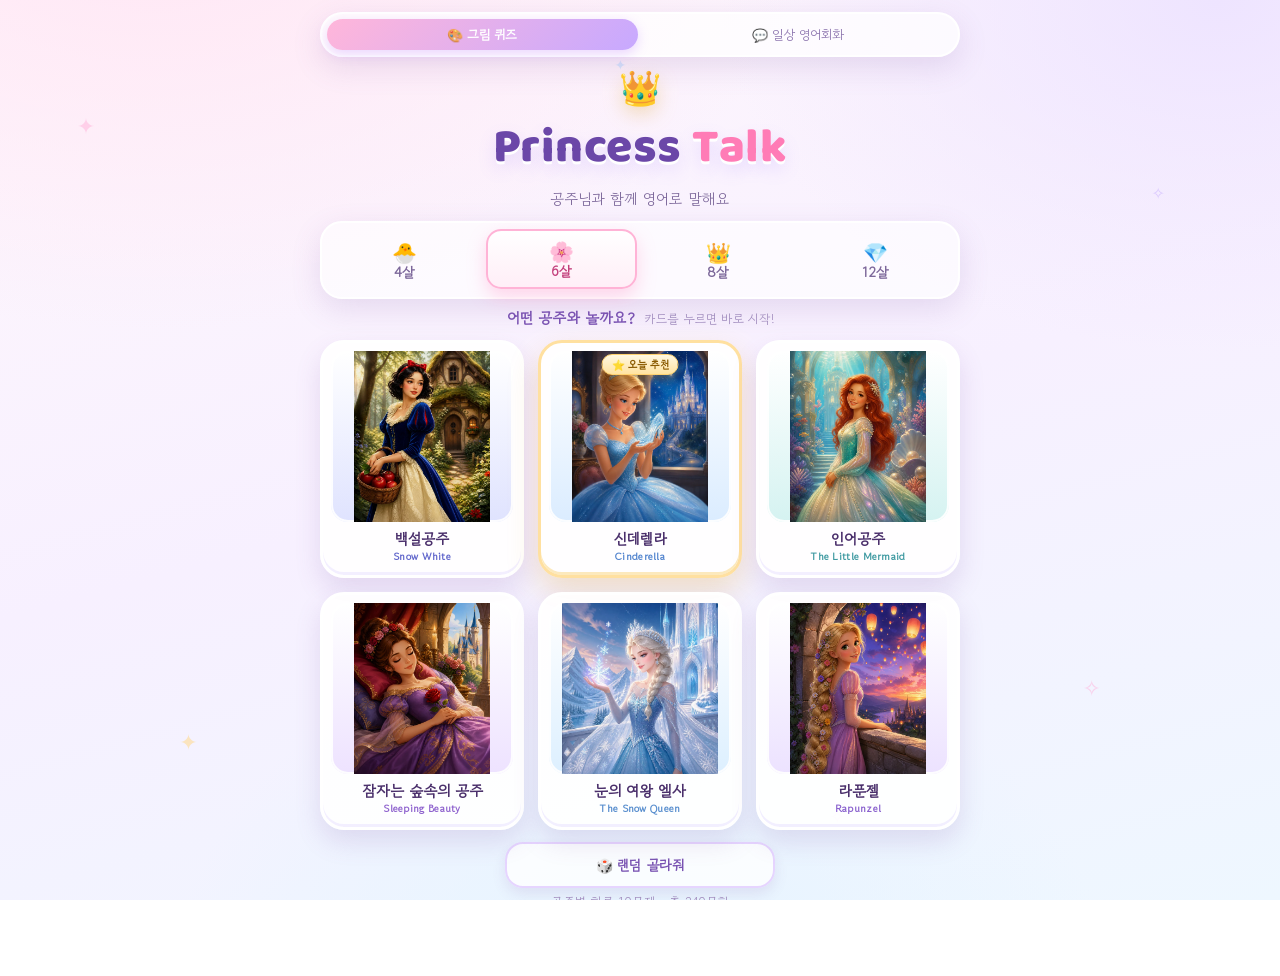
<file: index.html>
<!doctype html>
<html lang="ko">
<head>
<meta charset="utf-8" />
<meta name="viewport" content="width=device-width, initial-scale=1, viewport-fit=cover" />
<title>Princess Talk · 공주와 영어로 말해요</title>
<meta name="theme-color" content="#fbe3f3" />
<meta name="description" content="공주 그림을 보며 영어로 말해보는 어린이 말하기 놀이. 6명의 공주 중 골라서, 4살·6살·8살·12살 난이도로." />
<link rel="icon" href="assets/icon.svg" type="image/svg+xml" />
<link rel="apple-touch-icon" href="assets/icon.svg" />
<link rel="manifest" href="manifest.json" />
<link rel="preconnect" href="https://fonts.googleapis.com" />
<link rel="preconnect" href="https://fonts.gstatic.com" crossorigin />
<link href="https://fonts.googleapis.com/css2?family=Baloo+2:wght@600;800&family=Gowun+Dodum&display=swap" rel="stylesheet" />
<link rel="stylesheet" href="assets/css/style.css?v=20261121c" />
</head>
<body>
<div class="bg-deco" aria-hidden="true">
  <span class="spark s1">✦</span><span class="spark s2">✧</span><span class="spark s3">✦</span>
  <span class="spark s4">✧</span><span class="spark s5">✦</span><span class="spark s6">✧</span>
</div>

<main id="app">

  <!-- ================= HOME ================= -->
  <section class="screen is-active" id="screen-home">
    <div class="home-inner">
      <nav class="mode-tabs" aria-label="게임 고르기">
        <a class="mode-tab is-on" href="./" aria-current="page">🎨 그림 퀴즈</a>
        <a class="mode-tab" href="talk/">💬 일상 영어회화</a>
      </nav>

      <header class="brand">
        <div class="crown">👑</div>
        <h1>Princess <span>Talk</span></h1>
        <p class="brand-sub">공주님과 함께 영어로 말해요</p>
      </header>

      <div class="level-picker" role="group" aria-label="난이도 선택">
        <button class="level-btn" data-level="4"><span class="lvl-emoji">🐣</span><span class="lvl-txt">4살</span></button>
        <button class="level-btn is-on" data-level="6"><span class="lvl-emoji">🌸</span><span class="lvl-txt">6살</span></button>
        <button class="level-btn" data-level="8"><span class="lvl-emoji">👑</span><span class="lvl-txt">8살</span></button>
        <button class="level-btn" data-level="12"><span class="lvl-emoji">💎</span><span class="lvl-txt">12살</span></button>
      </div>

      <p class="home-lead">어떤 공주와 놀까요? <span>카드를 누르면 바로 시작!</span></p>

      <!-- 공주 6명 이미지 카드 — 카드(그림 포함)를 누르면 그 공주 10문제가 바로 시작됩니다 -->
      <div class="princess-grid" id="princess-grid" role="group" aria-label="공주 6명 고르기"></div>

      <button class="btn btn-ghost btn-random" id="btn-random">🎲 랜덤 골라줘</button>
      <p class="pool-info" id="pool-info">공주별 하루 10문제 · 총 240문항</p>

      <div class="sticker-strip" id="home-stickers" aria-label="모은 스티커">
        <span class="sticker-label">내 스티커</span>
        <div class="sticker-list" id="home-sticker-list"></div>
      </div>
    </div>
  </section>

  <!-- ================= PLAY ================= -->
  <section class="screen" id="screen-play">
    <div class="play-inner">
      <div class="topbar">
        <button class="icon-btn" id="btn-quit" aria-label="그만하기">✕</button>
        <div class="topbar-mid">
          <div class="progress" id="progress"><span></span><span></span><span></span><span></span><span></span><span></span><span></span><span></span><span></span><span></span></div>
          <div class="topbar-title" id="play-title">—</div>
        </div>
        <div class="mini-levels">
          <button class="mini-level" data-level="4">4</button>
          <button class="mini-level" data-level="6">6</button>
          <button class="mini-level" data-level="8">8</button>
          <button class="mini-level" data-level="12">12</button>
        </div>
      </div>

      <div class="stage">
        <figure class="figure">
          <img id="scene-img" alt="" />
          <figcaption class="scene-tag" id="scene-tag"></figcaption>
        </figure>

        <div class="ask">
          <p class="q-en" id="q-text">—</p>
          <p class="q-ko" id="q-ko"></p>
          <div class="ask-tools">
            <button class="tool" id="btn-hear"><span>🔊</span> 다시 듣기</button>
            <button class="tool tool-mic" id="btn-mic"><span>🎤</span> 말해보기</button>
            <button class="tool tool-hint is-hidden" id="btn-hint"><span>💡</span> 힌트</button>
            <button class="tool tool-pass" id="btn-pass" title="부모님·보조 선생님용 — 아이가 맞혔을 때 눌러 주세요"><span>⭕</span> 맞았어요</button>
          </div>
          <p class="mic-hint" id="mic-hint">보기를 한 번 누르면 들려주고, 한 번 더 누르면 정답이에요.</p>
        </div>

        <div class="options" id="options"></div>
      </div>
    </div>

    <div class="toast" id="toast" aria-live="polite"></div>
  </section>

  <!-- ================= RESULT ================= -->
  <section class="screen" id="screen-result">
    <div class="result-inner">
      <div class="result-crown">👑</div>
      <h2 class="result-title" id="result-title">Wonderful!</h2>
      <p class="result-sub" id="result-sub">이야기를 모두 마쳤어요</p>
      <div class="result-stars" id="result-stars"></div>
      <div class="result-stickers" id="result-stickers"></div>
      <div class="result-art"><img id="result-img" alt="" /></div>
      <button class="btn btn-primary btn-xl" id="btn-again">🔁 한 번 더</button>
      <button class="btn btn-ghost" id="btn-new">🎲 다른 공주 이야기</button>
      <button class="btn btn-ghost" id="btn-home">👑 공주 다시 고르기</button>
    </div>
  </section>

</main>

<canvas id="fx" aria-hidden="true"></canvas>

<script src="assets/js/data.js?v=20261121c"></script>
<script src="assets/js/app.js?v=20261121c"></script>
</body>
</html>
</file>
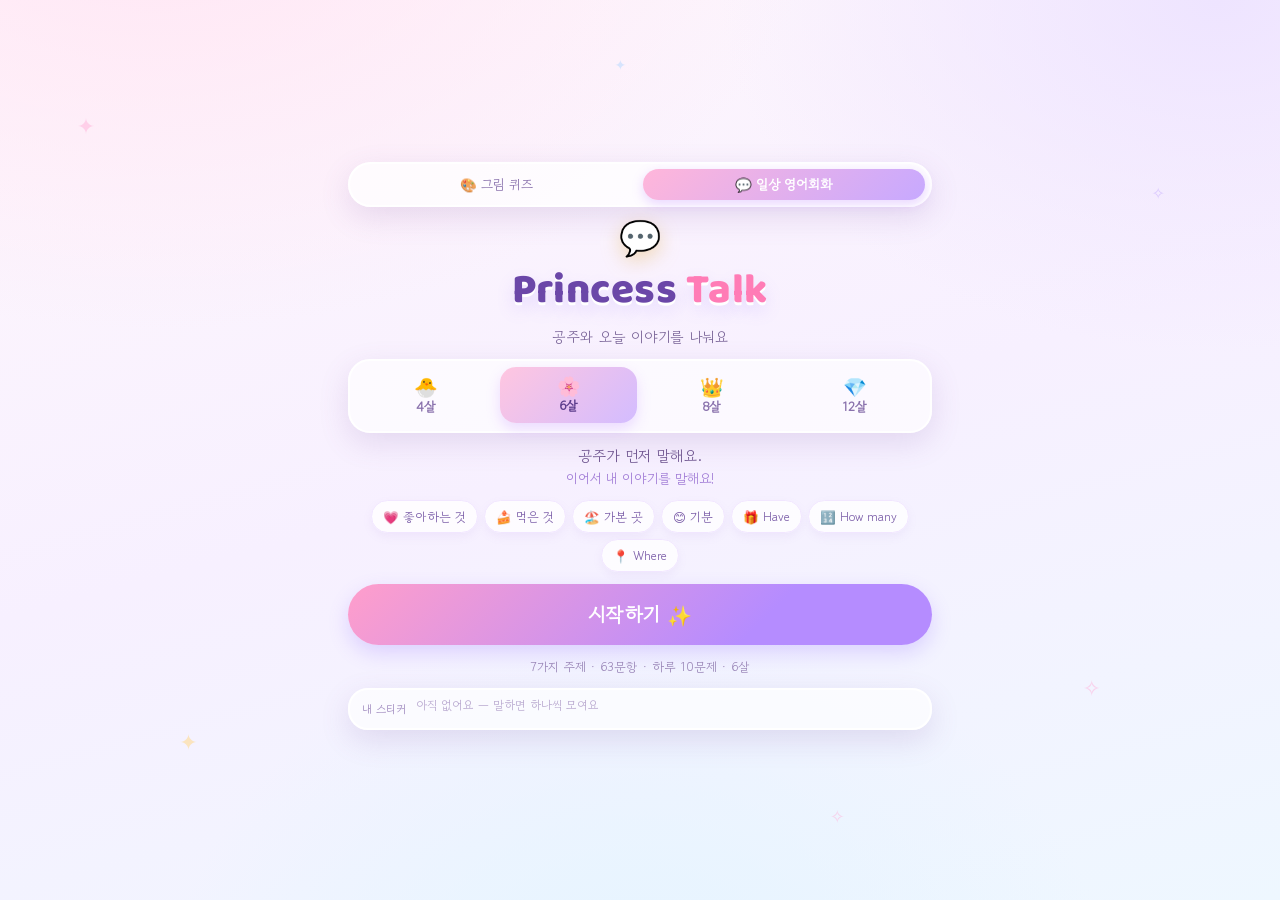
<file: talk/index.html>
<!doctype html>
<html lang="ko">
<head>
<meta charset="utf-8" />
<meta name="viewport" content="width=device-width, initial-scale=1, viewport-fit=cover" />
<title>Princess Talk · 일상 영어회화</title>
<meta name="theme-color" content="#fbe3f3" />
<meta name="description" content="공주가 먼저 영어로 말하고 질문을 던져요. 아이는 보기 없이 내 이야기를 영어로 말해보는 일상 영어회화 놀이. 4살·6살·8살·12살 난이도." />
<link rel="icon" href="../assets/icon.svg" type="image/svg+xml" />
<link rel="apple-touch-icon" href="../assets/icon.svg" />
<link rel="preconnect" href="https://fonts.googleapis.com" />
<link rel="preconnect" href="https://fonts.gstatic.com" crossorigin />
<link href="https://fonts.googleapis.com/css2?family=Baloo+2:wght@600;800&family=Gowun+Dodum&display=swap" rel="stylesheet" />
<link rel="stylesheet" href="talk.css?v=20261121c" />
</head>
<body>
<div class="bg-deco" aria-hidden="true">
  <span class="spark s1">✦</span><span class="spark s2">✧</span><span class="spark s3">✦</span>
  <span class="spark s4">✧</span><span class="spark s5">✦</span><span class="spark s6">✧</span>
</div>

<main id="app">

  <!-- ================= HOME ================= -->
  <section class="screen is-active" id="screen-home">
    <div class="home-inner">
      <nav class="mode-tabs" aria-label="게임 고르기">
        <a class="mode-tab" href="../">🎨 그림 퀴즈</a>
        <a class="mode-tab is-on" href="./" aria-current="page">💬 일상 영어회화</a>
      </nav>

      <header class="brand">
        <div class="crown">💬</div>
        <h1>Princess <span>Talk</span></h1>
        <p class="brand-sub">공주와 오늘 이야기를 나눠요</p>
      </header>

      <div class="level-picker" role="group" aria-label="난이도 선택">
        <button class="level-btn" data-level="4"><span class="lvl-emoji">🐣</span><span class="lvl-txt">4살</span></button>
        <button class="level-btn is-on" data-level="6"><span class="lvl-emoji">🌸</span><span class="lvl-txt">6살</span></button>
        <button class="level-btn" data-level="8"><span class="lvl-emoji">👑</span><span class="lvl-txt">8살</span></button>
        <button class="level-btn" data-level="12"><span class="lvl-emoji">💎</span><span class="lvl-txt">12살</span></button>
      </div>

      <p class="home-lead">공주가 먼저 말해요. <span>이어서 내 이야기를 말해요!</span></p>

      <div class="topic-chips" id="topic-chips" aria-label="오늘 나올 주제"></div>

      <button class="btn btn-primary btn-start" id="btn-start">시작하기 ✨</button>
      <p class="pool-info" id="pool-info">7가지 주제 · 63문항 · 하루 10문제</p>

      <div class="sticker-strip" id="home-stickers" aria-label="모은 스티커">
        <span class="sticker-label">내 스티커</span>
        <div class="sticker-list" id="home-sticker-list"></div>
      </div>
    </div>
  </section>

  <!-- ================= PLAY ================= -->
  <section class="screen" id="screen-play">
    <div class="play-inner">
      <div class="topbar">
        <button class="icon-btn" id="btn-quit" aria-label="그만하기">✕</button>
        <div class="topbar-mid">
          <div class="progress" id="progress">
            <span></span><span></span><span></span><span></span><span></span>
            <span></span><span></span><span></span><span></span><span></span>
          </div>
          <div class="topbar-title" id="play-title">—</div>
        </div>
        <div class="mini-levels">
          <button class="mini-level" data-level="4">4</button>
          <button class="mini-level" data-level="6">6</button>
          <button class="mini-level" data-level="8">8</button>
          <button class="mini-level" data-level="12">12</button>
        </div>
      </div>

      <div class="stage">
        <figure class="figure">
          <img id="talk-img" alt="" />
          <figcaption class="princess-tag" id="princess-tag"></figcaption>
          <div class="ex-bubble" id="ex-bubble">
            <span class="ex-label">공주가 먼저 말해요</span>
            <p id="ex-text">—</p>
          </div>
        </figure>

        <div class="ask">
          <p class="q-en" id="q-text">—</p>
          <p class="q-ko" id="q-ko"></p>

          <div class="ask-tools">
            <button class="tool" id="btn-hear"><span>🔊</span> 다시 듣기</button>
            <button class="tool" id="btn-hint"><span>💡</span> 대답 예시</button>
            <button class="tool tool-mic" id="btn-mic"><span>🎤</span> 말해보기</button>
          </div>

          <div class="hint-card is-hidden" id="hint-card">
            <p class="hint-label">이렇게 말해봐요</p>
            <p class="hint-text" id="hint-text">—</p>
          </div>

          <button class="btn btn-pass" id="btn-pass"><span class="pass-mark">⭕</span> 맞았어요</button>
          <p class="mic-hint" id="mic-hint">말이 잘 안 잡히면 <b>맞았어요</b>를 눌러 주세요.</p>
        </div>
      </div>
    </div>

    <div class="toast" id="toast" aria-live="polite"></div>
  </section>

  <!-- ================= RESULT ================= -->
  <section class="screen" id="screen-result">
    <div class="result-inner">
      <div class="result-crown">👑</div>
      <h2 class="result-title" id="result-title">Wonderful!</h2>
      <p class="result-sub" id="result-sub">오늘도 영어로 이야기했어요</p>
      <div class="result-stars" id="result-stars"></div>
      <div class="result-stickers" id="result-stickers"></div>
      <div class="result-art"><img id="result-img" alt="" /></div>
      <button class="btn btn-primary btn-xl" id="btn-again">🔁 한 번 더</button>
      <button class="btn btn-ghost" id="btn-new">✨ 다른 10문제</button>
      <button class="btn btn-ghost" id="btn-home">🏠 처음으로</button>
    </div>
  </section>

</main>

<canvas id="fx" aria-hidden="true"></canvas>

<script src="talk-data.js?v=20261121c"></script>
<script src="talk.js?v=20261121c"></script>
</body>
</html>
</file>
<file: assets/css/style.css>
/* Princess Talk — pastel storybook theme */

:root{
  --pink:#ffd3e7;
  --pink-deep:#ff8fc4;
  --purple:#c9b4ff;
  --purple-deep:#8d68ff;
  --gold:#f7c85a;
  --gold-deep:#e0a52e;
  --cream:#fffafd;
  --ink:#4b3263;
  --ink-soft:#7c679a;
  --ok:#38c98a;
  --radius:26px;
  --shadow-soft: 0 10px 30px rgba(126, 82, 160, .16);
  --shadow-card: 0 14px 34px rgba(126, 82, 160, .20);
}

*{ box-sizing:border-box; -webkit-tap-highlight-color: transparent; }

html, body{
  margin:0; padding:0; height:100%;
  color:var(--ink);
  font-family:"Gowun Dodum", "Apple SD Gothic Neo", "Pretendard", system-ui, -apple-system, sans-serif;
  background:
    radial-gradient(1100px 700px at 12% -10%, #ffe6f4 0%, rgba(255,230,244,0) 60%),
    radial-gradient(900px 640px at 95% 0%, #eee4ff 0%, rgba(238,228,255,0) 55%),
    radial-gradient(800px 700px at 50% 115%, #e4f4ff 0%, rgba(228,244,255,0) 60%),
    linear-gradient(165deg, #fff7fc 0%, #f7f0ff 50%, #eef7ff 100%);
  background-attachment: fixed;
  overflow-x:hidden;
}

body{ min-height:100dvh; }

h1,h2,h3,p{ margin:0; }

/* soft decorative sparkles */
.bg-deco{ position:fixed; inset:0; pointer-events:none; z-index:0; }
.spark{ position:absolute; color:#ffb7dd; font-size:22px; opacity:.55; animation:floaty 7s ease-in-out infinite; }
.spark.s1{ left:6%; top:12%; }
.spark.s2{ right:9%; top:20%; color:#c7aeff; animation-delay:-1.4s; font-size:16px; }
.spark.s3{ left:14%; bottom:16%; color:#ffd98a; animation-delay:-2.6s; }
.spark.s4{ right:14%; bottom:22%; animation-delay:-3.8s; }
.spark.s5{ left:48%; top:6%; color:#b8d9ff; font-size:14px; animation-delay:-5s; }
.spark.s6{ right:34%; bottom:8%; color:#ffb7dd; font-size:18px; animation-delay:-2s; }
@keyframes floaty{ 0%,100%{ transform:translateY(0) rotate(0deg);} 50%{ transform:translateY(-14px) rotate(12deg);} }

#app{ position:relative; z-index:1; min-height:100dvh; }

.screen{ display:none; }
.screen.is-active{ display:block; animation:fadeIn .35s ease both; }
@keyframes fadeIn{ from{ opacity:0; transform:translateY(8px);} to{ opacity:1; transform:none;} }

/* ---------------- HOME ---------------- */
.home-inner{
  max-width:620px; margin:0 auto;
  padding: max(12px, env(safe-area-inset-top)) 20px calc(24px + env(safe-area-inset-bottom));
  display:flex; flex-direction:column; gap:12px;
  min-height:100dvh;
}

/* 게임 전환 탭 — 그림 퀴즈 ↔ 일상 영어회화 */
.mode-tabs{
  display:grid; grid-template-columns:1fr 1fr; gap:5px; padding:5px;
  background:rgba(255,255,255,.72); border:2px solid #fff; border-radius:999px;
  box-shadow:var(--shadow-soft);
}
.mode-tab{
  display:flex; align-items:center; justify-content:center; gap:4px;
  text-decoration:none; color:#8a72ad; font-size:13px; line-height:1;
  padding:9px 6px; border-radius:999px; white-space:nowrap;
}
.mode-tab.is-on{
  background:linear-gradient(135deg, #ffb6da 0%, #c7a9ff 100%);
  color:#fff; font-weight:700; box-shadow:0 4px 12px rgba(178,120,255,.28);
}
.brand{ text-align:center; padding-top:0; }
.brand .crown{ font-size:34px; line-height:1; filter:drop-shadow(0 6px 10px rgba(224,165,46,.35)); animation:crownBob 3.4s ease-in-out infinite; }
@keyframes crownBob{ 0%,100%{ transform:translateY(0) rotate(-4deg);} 50%{ transform:translateY(-6px) rotate(4deg);} }
.brand h1{
  font-family:"Baloo 2", "Gowun Dodum", sans-serif;
  font-size: clamp(34px, 10vw, 48px); font-weight:800; letter-spacing:.5px;
  color:#6b47a8; margin-top:6px;
  text-shadow: 0 3px 0 #fff, 0 8px 18px rgba(141,104,255,.18);
}
.brand h1 span{ color:#ff7cb6; }
.brand-sub{ margin-top:2px; font-size:15px; color:var(--ink-soft); }

/* 4살·6살·8살·12살 — 네 버튼이 모바일 한 줄에 들어가도록 칸과 여백을 줄였습니다. */
.level-picker{
  display:grid; grid-template-columns:repeat(4, minmax(0, 1fr)); gap:6px;
  background:rgba(255,255,255,.62); padding:7px; border-radius:22px;
  border:2px solid #fff; box-shadow:var(--shadow-soft);
}
.level-btn{
  appearance:none; border:2px solid transparent; background:transparent; cursor:pointer;
  border-radius:15px; padding:9px 2px 8px; color:var(--ink-soft); min-width:0;
  display:flex; flex-direction:column; align-items:center; gap:2px;
  font-family:inherit; font-size:14px; font-weight:700; line-height:1.1; transition:all .18s ease;
}
.level-btn .lvl-emoji{ font-size:20px; line-height:1.1; }
.level-btn .lvl-txt{ white-space:nowrap; }
.level-btn.is-on{
  background:linear-gradient(180deg,#fff,#ffeef7);
  border-color:#ffb3d6; color:#c3407c;
  box-shadow:0 8px 18px rgba(255,143,196,.35); transform:translateY(-1px);
}

/* 첫 화면의 주인공: 공주 6명 이미지 카드 그리드.
   모바일 2열 × 3행, 넓은 화면 3열 × 2행. 카드(그림 포함 전체)를 누르면 그 공주 10문제가 바로 시작됩니다.
   카드 그림은 object-fit:contain 이라 어떤 비율에서도 잘리지 않고 원본 전체가 보입니다. */
.home-lead{ text-align:center; font-size:15px; font-weight:700; color:#7b54b3; margin-top:-4px; }
.home-lead span{ display:block; font-size:12.5px; font-weight:400; color:#a08bbd; margin-top:2px; }

.princess-grid{ display:grid; grid-template-columns:repeat(2, minmax(0, 1fr)); gap:12px; }
.princess-card{
  position:relative; appearance:none; -webkit-appearance:none;
  display:flex; flex-direction:column; align-items:center;
  padding:8px 8px 11px; cursor:pointer; overflow:hidden;
  font-family:inherit; text-align:center; color:inherit;
  background:rgba(255,255,255,.92); border:3px solid #fff; border-radius:24px;
  box-shadow:0 12px 26px rgba(126,82,160,.16), inset 0 -3px 0 rgba(201,180,255,.22);
  transition:transform .14s ease, box-shadow .14s ease, border-color .2s ease;
}
.princess-card:active{ transform:scale(.97); box-shadow:0 6px 14px rgba(126,82,160,.18); }
.princess-card.is-today{
  border-color:#ffe0a0;
  box-shadow:0 14px 30px rgba(224,165,46,.26), inset 0 -3px 0 rgba(247,200,90,.4);
}
.pc-art{
  display:block; width:100%; aspect-ratio:4 / 5;
  max-height:clamp(120px, 19dvh, 230px);
  overflow:hidden;
  border-radius:17px; background:#f6efff;
  background:linear-gradient(180deg, #ffffff 0%, color-mix(in srgb, var(--pc, #c9b4ff) 22%, #ffffff) 100%);
  box-shadow:inset 0 0 0 2px rgba(255,255,255,.9);
}
.pc-art img{
  display:block; width:100%; height:100%;
  object-fit:contain; object-position:center;
}
.pc-name{ margin-top:8px; font-size:15px; font-weight:800; color:#4a2f6b; line-height:1.2; }
.pc-name-en{
  margin-top:1px; font-size:10.5px; font-weight:700; letter-spacing:.3px;
  color:#8d6fc0;
  color:color-mix(in srgb, var(--pc, #8d68ff) 72%, #3a2350);
}
.pc-badge{
  position:absolute; top:11px; left:50%; transform:translateX(-50%); z-index:2;
  font-size:10.5px; font-weight:800; color:#8a5a00; white-space:nowrap;
  background:linear-gradient(180deg,#fff8e2,#ffe3a1); border:1.5px solid #ffd270;
  border-radius:999px; padding:2px 9px;
  box-shadow:0 4px 10px rgba(224,165,46,.3);
}
.btn.btn-random{ max-width:270px; margin:0 auto; font-size:14px; padding:11px 16px; border-radius:18px; }

.btn{
  appearance:none; border:none; font-family:inherit; font-weight:700; cursor:pointer;
  border-radius:20px; transition:transform .12s ease, box-shadow .12s ease, filter .12s ease;
  width:100%; letter-spacing:.2px;
}
.btn:active{ transform:scale(.975); }
.btn-xl{ font-size:19px; padding:18px 16px; }
.btn-primary{
  color:#fff; background:linear-gradient(180deg,#ff9ccb,#f96aa9);
  box-shadow:0 10px 0 #e14f8f, 0 16px 26px rgba(249,106,169,.34);
}
.btn-primary:active{ box-shadow:0 5px 0 #e14f8f, 0 10px 18px rgba(249,106,169,.3); transform:translateY(3px) scale(.99); }
.btn-ghost{
  color:#7a54b3; background:rgba(255,255,255,.78); border:2px solid #e6d5ff;
  font-size:15.5px; padding:13px 16px; box-shadow:0 6px 14px rgba(126,82,160,.12);
}

.sticker-strip{
  margin-top:auto; padding-top:10px; display:flex; align-items:center; gap:10px;
  justify-content:center; flex-wrap:wrap;
}
.sticker-label{ font-size:12.5px; color:var(--ink-soft); }
.sticker-list{ display:flex; gap:4px; flex-wrap:wrap; justify-content:center; }
.sticker-list span{ font-size:18px; filter:drop-shadow(0 2px 3px rgba(126,82,160,.2)); }
.sticker-list .empty{ font-size:12.5px; color:#b9a5cd; }
.pool-info{ font-size:12.5px; color:#a08bbd; text-align:center; margin-top:-8px; }

/* ---------------- PLAY ---------------- */
.play-inner{
  height:100dvh; display:flex; flex-direction:column;
  max-width:660px; margin:0 auto;
  padding: max(8px, env(safe-area-inset-top)) 14px calc(10px + env(safe-area-inset-bottom));
}
.topbar{ display:flex; align-items:center; gap:10px; padding:6px 2px 8px; flex:0 0 auto; }
.icon-btn{
  appearance:none; border:2px solid #fff; background:rgba(255,255,255,.8);
  width:40px; height:40px; border-radius:50%; font-size:17px; color:#9469c9;
  cursor:pointer; box-shadow:0 4px 10px rgba(126,82,160,.14); flex:0 0 auto;
}
.topbar-mid{ flex:1; min-width:0; text-align:center; }
.progress{ display:flex; gap:6px; justify-content:center; margin-bottom:4px; }
.progress span{
  width:26px; height:7px; border-radius:99px; background:#e8dcf7; transition:background .3s ease, transform .3s ease;
}
.progress span.done{ background:linear-gradient(90deg,#ffb3d9,#c7a4ff); transform:scaleY(1.15); }
.topbar-title{ font-size:12.5px; color:var(--ink-soft); white-space:nowrap; overflow:hidden; text-overflow:ellipsis; }
.mini-levels{ display:flex; gap:3px; background:rgba(255,255,255,.7); padding:3px; border-radius:12px; border:2px solid #fff; flex:0 0 auto; }
.mini-level{
  appearance:none; border:none; background:transparent; width:26px; height:26px; border-radius:9px;
  font-family:inherit; font-weight:700; font-size:13px; color:#a08bbd; cursor:pointer;
}
.mini-level.is-on{ background:linear-gradient(180deg,#fff,#ffe6f4); color:#d9498c; box-shadow:0 2px 6px rgba(217,73,140,.25); }

.stage{
  flex:1; min-height:0; display:flex; flex-direction:column; gap:10px; overflow-y:auto;
  scrollbar-width:none; padding-bottom:2px;
}
.stage::-webkit-scrollbar{ display:none; }

/* 원본 그림 전체(위·아래·좌·우 모두)가 보이도록 잘라내지 않습니다.
   object-fit:contain + 원본 비율 유지 → 어떤 화면에서도 크롭 없음.
   그림 높이는 '질문+보기 아래 남는 공간'을 그대로 씁니다(flex). 그래서 어떤 화면 높이에서도
   그림 전체가 보이면서 질문과 보기 3개가 한 화면에 들어오고, 넘치는 경우에만 스크롤됩니다.
   장면 이름표는 그림 '아래'에 두어 그림을 가리지 않습니다. */
.figure{
  position:relative; margin:0; align-self:center;
  flex:1 1 auto; min-height:110px;
  width:100%; max-width:min(100%, 580px);
  display:flex; flex-direction:column; align-items:center; justify-content:center; gap:6px;
}
.figure img{
  display:block; width:auto; height:auto;
  max-width:100%; max-height:calc(100% - 30px);
  object-fit:contain; object-position:center;
  border-radius:18px; background:#f6efff;
  box-shadow:var(--shadow-card), 0 0 0 3px rgba(255,255,255,.92);
  transition:opacity .3s ease;
}
.figure img.is-loading{ opacity:0; }
.scene-tag{
  display:inline-block; max-width:100%;
  background:rgba(255,255,255,.9);
  color:#7b4fa8; font-size:12px; font-weight:700; padding:3px 12px; border-radius:999px;
  box-shadow:0 4px 12px rgba(76,50,99,.12);
  white-space:nowrap; overflow:hidden; text-overflow:ellipsis;
}

.ask{
  background:linear-gradient(180deg, #fffdf9, #fff5fb);
  border:2px solid #fff; border-radius:22px; padding:12px 14px 10px;
  box-shadow:var(--shadow-soft); flex:0 0 auto;
}
.q-en{
  font-family:"Baloo 2","Gowun Dodum",sans-serif;
  font-size: clamp(19px, 5.4vw, 26px); font-weight:700; color:#4b3263; line-height:1.25;
}
.q-ko{ font-size:13px; color:#9c86b8; margin-top:3px; }
.ask-tools{ display:flex; gap:8px; margin-top:10px; flex-wrap:wrap; }
.tool{
  appearance:none; flex:1; border:2px solid #ffe0f0; background:#fff;
  border-radius:14px; padding:9px 8px; font-family:inherit; font-weight:700; font-size:14px;
  color:#b3407c; cursor:pointer; display:flex; align-items:center; justify-content:center; gap:6px;
  transition:transform .12s ease, background .2s ease, border-color .2s ease;
}
.tool span{ font-size:16px; }
.tool:active{ transform:scale(.97); }
.tool-mic{ border-color:#ded0ff; color:#6c48c9; }
/* 💡 힌트 — 12살(선택지 없이 바로 말하기)에서만 보입니다. 옐로우/골드 톤. */
.tool-hint{
  border-color:#ffe2a6; color:#9a6a00;
  background:linear-gradient(180deg,#fffdf3,#fff4d6);
}
.tool-hint span{ filter:drop-shadow(0 1px 2px rgba(224,165,46,.35)); }
.tool-hint.is-playing{
  background:linear-gradient(180deg,#fffbee,#ffe9ae); border-color:#f7c85a;
  animation:hearPulse 1s ease-in-out infinite;
}
.tool.is-hidden{ display:none; }
/* ⭕ 맞았어요 — 옆에서 부모님(또는 보조 선생님)이 아이 답을 바로 정답 처리하는 버튼입니다.
   아이가 막 누르는 메인 버튼(다시 듣기·말해보기)보다 작고 차분한 민트/그린 톤,
   오른쪽에 붙여 두어 손이 가까운 쪽에 두고 가능한 한 눈에 덜 띄게 합니다.
   4개 버튼(다시 듣기·말해보기·힌트·맞았어요)은 좁은 화면에서 자동으로 다음 줄로 접힙니다. */
.tool-pass{
  flex:0 0 auto; margin-left:auto; padding:6px 11px; font-size:12.5px;
  border:1.5px dashed #a9dcc4; border-radius:12px; color:#2f7d5b;
  background:linear-gradient(180deg,#f7fdfa,#eafaf2);
}
.tool-pass span{ font-size:13px; }
.tool-pass:active{ transform:scale(.97); background:#dff5e9; }
@media (max-width:360px){ .tool-pass{ padding:6px 9px; font-size:12px; } }
.tool-mic.is-hot{
  background:linear-gradient(180deg,#fff,#ffeafe); border-color:#ff9ad0; color:#d6338a;
  animation:pulse 1.2s ease-in-out infinite;
}
@keyframes pulse{ 0%,100%{ box-shadow:0 0 0 0 rgba(255,154,208,.55);} 50%{ box-shadow:0 0 0 10px rgba(255,154,208,0);} }
@keyframes hearPulse{ 0%,100%{ box-shadow:0 0 0 0 rgba(255,154,208,.55), 0 6px 16px rgba(126,82,160,.15);} 50%{ box-shadow:0 0 0 10px rgba(255,154,208,0), 0 6px 16px rgba(126,82,160,.15);} }
.tool.is-playing{
  background:linear-gradient(180deg,#fff,#ffe3f3); border-color:#ff9ad0;
  animation:hearPulse 1s ease-in-out infinite;
}
.mic-hint{ font-size:11.5px; color:#b6a4c9; margin-top:7px; text-align:center; }
.mic-hint.is-hidden{ display:none; }

.options{ display:flex; flex-direction:column; gap:8px; padding-bottom:4px; flex:0 0 auto; }
/* 12살 모드: 보기 카드가 없으므로 목록 자체를 숨깁니다. */
.options.is-hidden{ display:none; }
/* 보기 버튼 하나에 🔊 를 함께 넣었습니다. 한 번 누르면 읽어주고(선택), 한 번 더 누르면 정답! */
.opt{
  appearance:none; width:100%; min-width:0; text-align:left; cursor:pointer;
  background:rgba(255,255,255,.94); border:2.5px solid #fff;
  border-radius:18px; padding:14px 16px; min-height:58px;
  font-family:"Baloo 2","Gowun Dodum",sans-serif; font-size: clamp(17px, 4.6vw, 20px);
  font-weight:600; color:#5a3d7d; letter-spacing:.2px;
  box-shadow:0 6px 16px rgba(126,82,160,.13), inset 0 -2px 0 rgba(201,180,255,.28);
  transition:transform .12s ease, box-shadow .12s ease, background .2s ease, border-color .2s ease;
  display:flex; align-items:center; gap:10px;
}
.opt:active{ transform:scale(.985); }
.opt .dot{
  width:26px; height:26px; border-radius:50%; flex:0 0 auto;
  background:linear-gradient(180deg,#ffe7f5,#f6d7ff); border:2px solid #fff;
  display:grid; place-items:center; font-size:13px; color:#c07bb4; font-weight:800;
}
.opt .opt-text{ flex:1; min-width:0; }
.opt .opt-ear{
  flex:0 0 auto; font-size:21px; line-height:1; opacity:.9;
  filter:drop-shadow(0 2px 3px rgba(126,82,160,.18)); transition:transform .18s ease;
}
.opt.is-selected{
  background:linear-gradient(180deg,#f7f1ff,#eee2ff); border-color:#b98bff; color:#4b2f79;
  box-shadow:0 8px 20px rgba(141,104,255,.28), inset 0 -2px 0 rgba(185,139,255,.45);
  transform:translateY(-1px);
}
.opt.is-selected .dot{ background:linear-gradient(180deg,#e6d7ff,#cdb0ff); color:#5b2fa0; }
.opt.is-selected .opt-ear{ transform:scale(1.12); }
.opt.is-playing{
  border-color:#ff9ad0; animation:hearPulse 1s ease-in-out infinite;
}
.opt.opt-ok{ background:linear-gradient(180deg,#eafff4,#d5fbe8); border-color:#8ee9bd; color:#1f7d59; box-shadow:0 8px 18px rgba(56,201,138,.28); }
.opt.opt-no{ background:linear-gradient(180deg,#fff4f4,#ffe4e4); border-color:#ffc0c0; color:#b45252; animation:shakeX .4s ease; }
@keyframes shakeX{ 0%,100%{ transform:translateX(0);} 25%{ transform:translateX(-6px);} 75%{ transform:translateX(6px);} }
.opt:disabled{ cursor:default; }

/* toast */
.toast{
  position:fixed; left:50%; bottom:calc(20px + env(safe-area-inset-bottom)); transform:translate(-50%, 140%);
  background:linear-gradient(180deg,#fff,#fff3fb); color:#8c3d76;
  border:2px solid #ffd9ee; border-radius:999px; padding:11px 22px;
  font-weight:700; font-size:15px; box-shadow:0 12px 28px rgba(126,82,160,.24);
  transition:transform .32s cubic-bezier(.2,1.3,.5,1); z-index:40; pointer-events:none; max-width:88vw; text-align:center;
}
.toast.show{ transform:translate(-50%,0); }
.toast.ok{ border-color:#a9f0cc; color:#1d7d58; }
.toast.no{ border-color:#ffd0d0; color:#b45252; }

/* ---------------- RESULT ---------------- */
.result-inner{
  max-width:560px; margin:0 auto; min-height:100dvh;
  padding: max(26px, env(safe-area-inset-top)) 22px calc(26px + env(safe-area-inset-bottom));
  display:flex; flex-direction:column; align-items:center; gap:12px; text-align:center;
}
.result-crown{ font-size:56px; animation:crownBob 2.6s ease-in-out infinite; filter:drop-shadow(0 8px 14px rgba(224,165,46,.35)); }
.result-title{ font-family:"Baloo 2",sans-serif; font-size:clamp(28px,8vw,38px); color:#6b47a8; }
.result-sub{ font-size:14px; color:var(--ink-soft); }
.result-stars{ display:flex; gap:6px; font-size:30px; }
.result-stars span{ animation:pop .5s ease both; }
@keyframes pop{ from{ transform:scale(0); opacity:0;} 70%{ transform:scale(1.25);} to{ transform:scale(1); opacity:1;} }
.result-stickers{ display:flex; gap:6px; flex-wrap:wrap; justify-content:center; font-size:26px; min-height:34px; }
.result-art{
  width:100%; max-width:250px; aspect-ratio:4/5; border-radius:24px; overflow:hidden;
  background:#f6efff;
  box-shadow:var(--shadow-card), inset 0 0 0 3px rgba(255,255,255,.85); margin:4px 0 6px;
}
.result-art img{ width:100%; height:100%; object-fit:contain; display:block; }
.result-inner .btn{ max-width:420px; }

/* ---------------- FX canvas ---------------- */
#fx{ position:fixed; inset:0; width:100%; height:100%; pointer-events:none; z-index:60; }

/* short phones: keep the answer cards reachable */
@media (max-height:700px){
  .figure{ min-height:90px; gap:4px; }
  .scene-tag{ font-size:11px; padding:2px 10px; }
  .figure img{ max-height:calc(100% - 26px); }
  .q-en{ font-size:clamp(18px, 5vw, 22px); }
  .ask{ padding:9px 12px 8px; }
  .opt{ min-height:52px; padding:11px 14px; }
}

/* tablet / desktop */
/* 넓은 화면: 공주 카드 3열 × 2행 */
@media (min-width:620px){
  .princess-grid{ grid-template-columns:repeat(3, minmax(0, 1fr)); gap:14px; }
  .home-lead span{ display:inline; margin-left:4px; }
}

/* 좁은 화면: 브랜드·여백을 줄여 공주 6장이 한 화면에 최대한 들어오게 */
@media (max-width:619px){
  .home-inner{ gap:12px; }
  .brand .crown{ font-size:32px; }
  .brand h1{ font-size:clamp(28px, 8.5vw, 40px); margin-top:2px; }
  .brand-sub{ font-size:13.5px; }
  .home-lead{ font-size:14px; margin-top:-2px; }
  .princess-grid{ gap:10px; }
  /* 위에 게임 전환 탭이 생겨 그만큼 카드 그림 높이를 조금 줄입니다(한 화면 유지) */
  .pc-art{ max-height:clamp(120px, 17dvh, 220px); }
  .pc-name{ font-size:14px; margin-top:6px; }
  .pc-name-en{ font-size:10px; }
}

/* short phones: keep the home grid and the answer cards reachable */
@media (max-height:700px) and (max-width:620px){
  .pc-art{ aspect-ratio:1 / 1; }
  .brand .crown{ font-size:26px; }
}

@media (min-width:760px) and (min-height:700px){
  .play-inner{ max-width:720px; }
  .home-inner{ max-width:680px; }
}
@media (min-width:900px){
  .play-inner{ max-width:780px; }
}

@media (prefers-reduced-motion: reduce){
  *{ animation-duration:.001ms !important; animation-iteration-count:1 !important; transition-duration:.001ms !important; }
}
</file>
<file: talk/talk.css>
/* Princess Talk — 일상 영어회화 (Talk) theme
   같은 파스텔 동화 테마를 쓰되, 대화 화면은 '공주 그림 + 말풍선 + 질문 + ⭕ 맞았어요'가
   휴대폰 한 화면에 들어오도록 세로 여백을 아낍니다. */

:root{
  --pink:#ffd3e7;
  --pink-deep:#ff8fc4;
  --purple:#c9b4ff;
  --purple-deep:#8d68ff;
  --gold:#f7c85a;
  --gold-deep:#e0a52e;
  --cream:#fffafd;
  --ink:#4b3263;
  --ink-soft:#7c679a;
  --ok:#38c98a;
  --radius:26px;
  --shadow-soft: 0 10px 30px rgba(126, 82, 160, .16);
  --shadow-card: 0 14px 34px rgba(126, 82, 160, .20);
}

*{ box-sizing:border-box; -webkit-tap-highlight-color: transparent; }
html, body{
  margin:0; padding:0; height:100%;
  color:var(--ink);
  font-family:"Gowun Dodum", "Apple SD Gothic Neo", "Pretendard", system-ui, -apple-system, sans-serif;
  background:
    radial-gradient(1100px 700px at 12% -10%, #ffe6f4 0%, rgba(255,230,244,0) 60%),
    radial-gradient(900px 640px at 95% 0%, #eee4ff 0%, rgba(238,228,255,0) 55%),
    radial-gradient(800px 700px at 50% 115%, #e4f4ff 0%, rgba(228,244,255,0) 60%),
    linear-gradient(165deg, #fff7fc 0%, #f7f0ff 50%, #eef7ff 100%);
  background-attachment: fixed;
  overflow-x:hidden;
}
body{ min-height:100dvh; }
h1,h2,h3,p{ margin:0; }

.bg-deco{ position:fixed; inset:0; pointer-events:none; z-index:0; }
.spark{ position:absolute; color:#ffb7dd; font-size:22px; opacity:.55; animation:floaty 7s ease-in-out infinite; }
.spark.s1{ left:6%; top:12%; }
.spark.s2{ right:9%; top:20%; color:#c7aeff; animation-delay:-1.4s; font-size:16px; }
.spark.s3{ left:14%; bottom:16%; color:#ffd98a; animation-delay:-2.6s; }
.spark.s4{ right:14%; bottom:22%; animation-delay:-3.8s; }
.spark.s5{ left:48%; top:6%; color:#b8d9ff; font-size:14px; animation-delay:-5s; }
.spark.s6{ right:34%; bottom:8%; color:#ffb7dd; font-size:18px; animation-delay:-2s; }
@keyframes floaty{ 0%,100%{ transform:translateY(0) rotate(0deg);} 50%{ transform:translateY(-14px) rotate(12deg);} }

#app{ position:relative; z-index:1; min-height:100dvh; }
.screen{ display:none; }
.screen.is-active{ display:block; animation:fadeIn .35s ease both; }
@keyframes fadeIn{ from{ opacity:0; transform:translateY(8px);} to{ opacity:1; transform:none;} }

/* ---------------- 공용 버튼 ---------------- */
.btn{
  border:0; cursor:pointer; font-family:inherit; color:#fff; font-weight:700;
  border-radius:999px; padding:14px 22px; font-size:16px;
  box-shadow:0 8px 20px rgba(141,104,255,.24);
  transition:transform .12s ease, box-shadow .12s ease, filter .12s ease;
}
.btn:active{ transform:translateY(2px) scale(.99); }
.btn-primary{ background:linear-gradient(135deg, #ff9ecb 0%, #b58cff 70%); }
.btn-ghost{
  background:rgba(255,255,255,.9); color:#7b5aa6; box-shadow:var(--shadow-soft);
  border:2px solid #f0e2ff;
}
.btn-xl{ font-size:18px; padding:16px 30px; }

/* ---------------- 게임 전환 탭 ---------------- */
.mode-tabs{
  display:grid; grid-template-columns:1fr 1fr; gap:6px; padding:5px;
  background:rgba(255,255,255,.72); border:2px solid #fff; border-radius:999px;
  box-shadow:var(--shadow-soft);
}
.mode-tab{
  display:flex; align-items:center; justify-content:center; gap:4px;
  text-decoration:none; color:#8a72ad; font-size:13.5px; line-height:1;
  padding:9px 6px; border-radius:999px; white-space:nowrap;
}
.mode-tab.is-on{
  background:linear-gradient(135deg, #ffb6da 0%, #c7a9ff 100%);
  color:#fff; font-weight:700; box-shadow:0 4px 12px rgba(178,120,255,.28);
}

/* ---------------- HOME ---------------- */
.home-inner{
  max-width:620px; margin:0 auto;
  padding: max(12px, env(safe-area-inset-top)) 18px calc(20px + env(safe-area-inset-bottom));
  display:flex; flex-direction:column; gap:12px;
  min-height:100dvh; justify-content:center;
}
.brand{ text-align:center; }
.brand .crown{ font-size:34px; line-height:1; filter:drop-shadow(0 6px 10px rgba(224,165,46,.35)); animation:crownBob 3.4s ease-in-out infinite; }
@keyframes crownBob{ 0%,100%{ transform:translateY(0) rotate(-4deg);} 50%{ transform:translateY(-6px) rotate(4deg);} }
.brand h1{
  font-family:"Baloo 2", "Gowun Dodum", sans-serif;
  font-size: clamp(30px, 9vw, 42px); font-weight:800; letter-spacing:.5px;
  color:#6b47a8; margin-top:4px;
  text-shadow: 0 3px 0 #fff, 0 8px 18px rgba(141,104,255,.18);
}
.brand h1 span{ color:#ff7cb6; }
.brand-sub{ margin-top:2px; font-size:14.5px; color:var(--ink-soft); }

.level-picker{
  display:grid; grid-template-columns:repeat(4, minmax(0, 1fr)); gap:6px;
  background:rgba(255,255,255,.62); padding:7px; border-radius:22px;
  border:2px solid #fff; box-shadow:var(--shadow-soft);
}
.level-btn{
  border:0; cursor:pointer; font-family:inherit; background:transparent; color:#8a72ad;
  border-radius:16px; padding:8px 2px; display:flex; flex-direction:column; align-items:center; gap:2px;
  transition:background .15s ease, transform .12s ease;
}
.level-btn .lvl-emoji{ font-size:19px; line-height:1; }
.level-btn .lvl-txt{ font-size:13px; font-weight:700; }
.level-btn.is-on{
  background:linear-gradient(135deg, #ffc6e0 0%, #d3bcff 100%);
  color:#5c3d8c; box-shadow:0 6px 14px rgba(178,120,255,.24);
  transform:translateY(-1px);
}

.home-lead{ text-align:center; font-size:15px; color:#6f5590; }
.home-lead span{ color:#a07bd6; font-size:13.5px; display:block; margin-top:2px; }

.topic-chips{ display:flex; flex-wrap:wrap; justify-content:center; gap:6px; }
.topic-chip{
  font-size:12.5px; color:#7a5ca8; background:rgba(255,255,255,.8);
  border:1.5px solid #f1e6ff; border-radius:999px; padding:6px 11px;
  box-shadow:0 4px 10px rgba(150,110,200,.08); white-space:nowrap;
}

.btn-start{
  width:100%; font-size:20px; padding:16px 22px; letter-spacing:.5px;
  animation:startPulse 2.6s ease-in-out infinite;
}
@keyframes startPulse{ 0%,100%{ box-shadow:0 8px 20px rgba(141,104,255,.28);} 50%{ box-shadow:0 10px 26px rgba(255,143,196,.45);} }

.pool-info{ text-align:center; font-size:12.5px; color:#9a86b8; }

.sticker-strip{
  display:flex; align-items:center; gap:10px; padding:9px 12px;
  background:rgba(255,255,255,.66); border:2px solid #fff; border-radius:20px;
  box-shadow:var(--shadow-soft);
}
.sticker-label{ font-size:11.5px; color:#a18cc0; white-space:nowrap; }
.sticker-list{ display:flex; gap:4px; flex-wrap:wrap; font-size:18px; line-height:1; min-height:20px; }
.sticker-list .st{ animation:pop .3s ease both; }
.sticker-list .st-none{ font-size:12px; color:#b9a9d0; }
@keyframes pop{ from{ transform:scale(.4); opacity:0;} to{ transform:scale(1); opacity:1;} }

/* ---------------- PLAY ---------------- */
.play-inner{
  max-width:620px; margin:0 auto;
  padding: max(8px, env(safe-area-inset-top)) 14px calc(10px + env(safe-area-inset-bottom));
  height:100dvh; display:flex; flex-direction:column; gap:8px;
}
.topbar{ display:flex; align-items:center; gap:8px; }
.icon-btn{
  width:36px; height:36px; flex:none; border:0; border-radius:50%; cursor:pointer;
  background:rgba(255,255,255,.85); color:#9b83bd; font-size:16px;
  box-shadow:var(--shadow-soft);
}
.topbar-mid{ flex:1; min-width:0; display:flex; flex-direction:column; gap:4px; align-items:center; }
.progress{ display:flex; gap:4px; }
.progress span{
  width:16px; height:6px; border-radius:999px; background:#eedff8;
  transition:background .2s ease, transform .2s ease;
}
.progress span.is-done{ background:linear-gradient(90deg,#ffb2d8,#c6a6ff); }
.progress span.is-now{ background:#ff8fc4; transform:scaleY(1.35); }
.topbar-title{ font-size:11.5px; color:#a18cc0; white-space:nowrap; overflow:hidden; text-overflow:ellipsis; max-width:100%; }
.mini-levels{ display:flex; gap:3px; flex:none; }
.mini-level{
  width:24px; height:24px; border:0; border-radius:8px; cursor:pointer;
  font-family:inherit; font-size:11px; font-weight:700; color:#9b83bd;
  background:rgba(255,255,255,.8);
}
.mini-level.is-on{ background:linear-gradient(135deg,#ffc6e0,#d3bcff); color:#5c3d8c; }

.stage{ flex:1; min-height:0; display:flex; flex-direction:column; gap:8px; }

.figure{
  position:relative; flex:1 1 auto; min-height:0; margin:0;
  border-radius:24px; overflow:hidden;
  background:#f4ecff; box-shadow:var(--shadow-card);
  border:3px solid #fff;
}
.figure img{
  width:100%; height:100%; display:block;
  object-fit:cover; object-position:center 22%;
}
.princess-tag{
  position:absolute; top:10px; left:10px; z-index:2;
  font-size:12px; color:#6b4a99; background:rgba(255,255,255,.9);
  border-radius:999px; padding:4px 11px; box-shadow:0 4px 10px rgba(120,80,160,.18);
}
.ex-bubble{
  position:absolute; left:8px; right:8px; bottom:8px; z-index:2;
  background:rgba(255,255,255,.94); border-radius:18px 18px 18px 6px;
  padding:8px 12px 9px; box-shadow:0 8px 20px rgba(120,80,160,.2);
  backdrop-filter: blur(2px);
}
.ex-label{ font-size:10.5px; color:#b39bd0; letter-spacing:.2px; }
.ex-bubble p{
  font-family:"Baloo 2", "Gowun Dodum", sans-serif;
  font-size:clamp(16px, 4.8vw, 20px); line-height:1.25; color:#5b3f86;
  margin-top:1px; word-break:break-word;
}
.ex-bubble.is-speaking{ animation:bubbleGlow 1.1s ease; }
@keyframes bubbleGlow{ 0%,100%{ box-shadow:0 8px 20px rgba(120,80,160,.2);} 50%{ box-shadow:0 0 0 4px rgba(255,183,224,.8);} }

.ask{ display:flex; flex-direction:column; gap:6px; flex:none; }
.q-en{
  font-family:"Baloo 2", "Gowun Dodum", sans-serif;
  font-size:clamp(19px, 5.6vw, 25px); line-height:1.22; color:#4a2f75;
  text-align:center; word-break:break-word;
}
.q-en.is-speaking{ color:#8d68ff; }
.q-ko{ font-size:12.5px; color:#9a86b8; text-align:center; line-height:1.35; min-height:16px; }

.ask-tools{ display:grid; grid-template-columns:repeat(3, minmax(0,1fr)); gap:6px; }
.tool{
  border:2px solid #f2e7ff; background:rgba(255,255,255,.9); color:#7b5aa6;
  border-radius:14px; padding:8px 4px; font-family:inherit; font-size:12.5px; font-weight:700;
  cursor:pointer; display:flex; align-items:center; justify-content:center; gap:3px;
  box-shadow:0 4px 10px rgba(150,110,200,.1);
  transition:transform .12s ease, background .15s ease;
}
.tool:active{ transform:scale(.97); }
.tool span{ font-size:14px; }
.tool.is-on{ background:linear-gradient(135deg,#fff1cf,#ffe3a8); color:#9a6a00; border-color:#ffd98a; }
.tool.is-hot{ background:linear-gradient(135deg,#ffd0e6,#ffb2d8); color:#a33668; border-color:#ffb2d8; }
.tool.is-playing{ background:#efe4ff; border-color:#d6c2ff; }

.hint-card{
  background:linear-gradient(135deg, #fffaea 0%, #fdeefc 100%);
  border:2px dashed #ffd6a8; border-radius:16px; padding:8px 12px;
  text-align:center; animation:fadeIn .25s ease both;
}
.hint-card.is-hidden{ display:none; }
.hint-label{ font-size:10.5px; color:#c39a6a; }
.hint-text{
  font-family:"Baloo 2", "Gowun Dodum", sans-serif;
  font-size:clamp(15px, 4.2vw, 18px); color:#8a5b34; margin-top:1px;
}

.btn-pass{
  width:100%; border:0; cursor:pointer; font-family:inherit;
  background:linear-gradient(135deg, #7ef0b0 0%, #38c98a 100%);
  color:#fff; font-size:22px; font-weight:800; letter-spacing:.5px;
  border-radius:20px; padding:12px 16px;
  display:flex; align-items:center; justify-content:center; gap:8px;
  box-shadow:0 10px 22px rgba(56,201,138,.32);
  transition:transform .12s ease, box-shadow .15s ease;
}
.btn-pass .pass-mark{ font-size:20px; }
.btn-pass:active{ transform:translateY(2px) scale(.99); }
.btn-pass.is-win{ animation:winPop .5s ease both; }
@keyframes winPop{ 0%{ transform:scale(1);} 40%{ transform:scale(1.05);} 100%{ transform:scale(1);} }

.mic-hint{ font-size:11px; color:#a89ac0; text-align:center; line-height:1.3; }
.mic-hint b{ color:#7b5aa6; }

/* ---------------- RESULT ---------------- */
.result-inner{
  max-width:560px; margin:0 auto; min-height:100dvh;
  padding: max(20px, env(safe-area-inset-top)) 22px calc(24px + env(safe-area-inset-bottom));
  display:flex; flex-direction:column; align-items:center; justify-content:center; gap:10px;
  text-align:center;
}
.result-crown{ font-size:46px; animation:crownBob 3s ease-in-out infinite; }
.result-title{
  font-family:"Baloo 2", "Gowun Dodum", sans-serif;
  font-size:32px; font-weight:800; color:#6b47a8;
}
.result-sub{ font-size:14.5px; color:var(--ink-soft); }
.result-stars{ display:flex; gap:4px; font-size:22px; flex-wrap:wrap; justify-content:center; }
.result-stars span{ animation:pop .35s ease both; }
.result-stickers{ display:flex; gap:5px; font-size:22px; flex-wrap:wrap; justify-content:center; min-height:24px; }
.result-art{
  width:min(52vw, 190px); aspect-ratio:4/5; border-radius:22px; overflow:hidden;
  box-shadow:var(--shadow-card); border:3px solid #fff;
}
.result-art img{ width:100%; height:100%; object-fit:cover; object-position:center 20%; }
.result-inner .btn{ width:min(86%, 320px); }

/* ---------------- TOAST ---------------- */
.toast{
  position:fixed; left:50%; bottom:calc(18px + env(safe-area-inset-bottom));
  transform:translate(-50%, 12px); z-index:20;
  background:rgba(75,50,99,.92); color:#fff; font-size:13px;
  border-radius:999px; padding:9px 16px; max-width:88vw; text-align:center;
  opacity:0; pointer-events:none; transition:opacity .2s ease, transform .2s ease;
}
.toast.is-on{ opacity:1; transform:translate(-50%, 0); }
.toast.is-ok{ background:rgba(56,201,138,.95); }
.toast.is-no{ background:rgba(255,122,162,.95); }

#fx{ position:fixed; inset:0; width:100%; height:100%; pointer-events:none; z-index:15; }

/* 아주 낮은 화면(가로 모드·작은 폰)에서는 그림 높이를 줄여 질문·버튼이 다 보이게 */
@media (max-height: 640px){
  .figure{ flex:0 0 40vh; }
  .q-en{ font-size:18px; }
  .btn-pass{ font-size:19px; padding:10px; }
  .mic-hint{ display:none; }
}
@media (min-width: 760px){
  .figure{ flex:0 0 46vh; }
}
</file>
